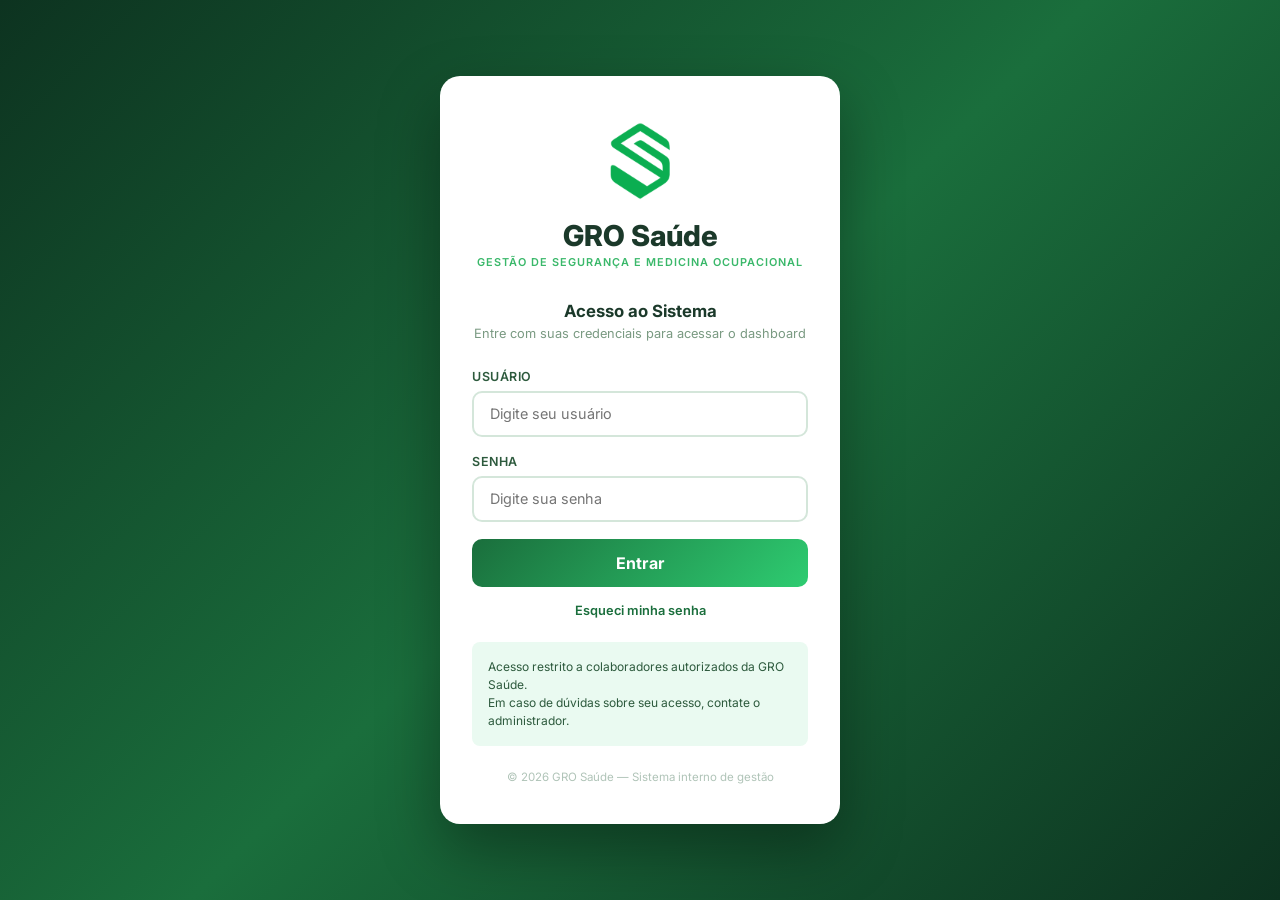
<file: agendamento.html>
<!DOCTYPE html>
<html lang="pt-BR">
<head>
<meta charset="UTF-8"/>
<meta name="viewport" content="width=device-width,initial-scale=1.0"/>
<title>Agendamentos — GRO Saúde</title>
<link rel="icon" type="image/png" href="logo.png"/>
<link rel="preconnect" href="https://fonts.googleapis.com"/>
<link rel="preconnect" href="https://fonts.gstatic.com" crossorigin/>
<link href="https://fonts.googleapis.com/css2?family=Inter:wght@300;400;500;600;700;800&display=swap" rel="stylesheet"/>
<script src="config.js"></script>
<script src="auth.js"></script>
<link rel="stylesheet" href="style.css"/>
<style>
.page-body{max-width:1100px;margin:0 auto;padding:1.5rem}
.page-title{font-size:1.4rem;font-weight:800;color:#1B392A;margin-bottom:.25rem}
.page-sub{font-size:.82rem;color:#7a9a82;margin-bottom:1.5rem}
.form-card{background:white;border-radius:14px;box-shadow:0 2px 12px rgba(0,0,0,.08);border:1px solid #d4e6da;overflow:hidden;margin-bottom:1.5rem}
.form-header{background:linear-gradient(135deg,#1a6e3c,#2ecc71);color:white;padding:1.1rem 1.5rem;display:flex;align-items:center;gap:.75rem}
.form-header svg{width:22px;height:22px;flex-shrink:0}
.form-header-text{font-size:1rem;font-weight:700}
.form-body{padding:1.5rem}
.form-grid{display:grid;grid-template-columns:repeat(auto-fit,minmax(220px,1fr));gap:1rem}
.form-grid-3{display:grid;grid-template-columns:repeat(auto-fit,minmax(180px,1fr));gap:1rem}
.field{display:flex;flex-direction:column;gap:.3rem}
.field label{font-size:.72rem;font-weight:700;color:#2d5a3d;text-transform:uppercase;letter-spacing:.5px}
.field input,.field select,.field textarea{border:1.5px solid #d4e6da;border-radius:8px;padding:.55rem .85rem;font-size:.85rem;font-family:inherit;color:#1B392A;transition:border-color .2s;background:white}
.field input:focus,.field select:focus,.field textarea:focus{outline:none;border-color:#3AB86A}
.field textarea{resize:vertical;min-height:70px}
.field-full{grid-column:1/-1}
.btn-row{display:flex;gap:.75rem;flex-wrap:wrap;margin-top:1.25rem}
.btn-primary{height:42px;padding:0 1.5rem;background:linear-gradient(135deg,#1a6e3c,#2ecc71);border:none;border-radius:8px;color:white;font-size:.88rem;font-weight:700;cursor:pointer;font-family:inherit;transition:opacity .2s}
.btn-primary:hover{opacity:.88}
.btn-secondary{height:42px;padding:0 1.25rem;background:white;border:1.5px solid #d4e6da;border-radius:8px;color:#2d5a3d;font-size:.88rem;font-weight:600;cursor:pointer;font-family:inherit;transition:all .2s}
.btn-secondary:hover{border-color:#3AB86A;color:#1a6e3c}
.btn-danger{height:42px;padding:0 1.25rem;background:white;border:1.5px solid #fca5a5;border-radius:8px;color:#dc2626;font-size:.88rem;font-weight:600;cursor:pointer;font-family:inherit}
.toast{position:fixed;bottom:1.5rem;right:1.5rem;padding:.85rem 1.25rem;border-radius:10px;font-size:.85rem;font-weight:600;color:white;transform:translateY(80px);opacity:0;transition:all .35s;z-index:1000;max-width:340px}
.toast.show{transform:translateY(0);opacity:1}
.toast.success{background:#1a6e3c}
.toast.error{background:#dc2626}
.sync-badge{display:inline-flex;align-items:center;gap:.4rem;padding:.25rem .75rem;border-radius:20px;font-size:.72rem;font-weight:600}
.sync-ok{background:#eafaf1;color:#1a6e3c}
.sync-off{background:#fef9e7;color:#d97706}
.section-divider{border:none;border-top:1px solid #d4e6da;margin:1.25rem 0}
/* Tabela de agendamentos */
.agenda-table-wrap{overflow-x:auto}
#agendaTable{width:100%;border-collapse:collapse;font-size:.82rem}
#agendaTable thead th{background:#1a6e3c;color:white;padding:.6rem 1rem;text-align:left;font-size:.72rem;text-transform:uppercase;letter-spacing:.5px;white-space:nowrap}
#agendaTable tbody tr{border-bottom:1px solid #d4e6da;transition:background .1s}
#agendaTable tbody tr:hover{background:#eafaf1}
#agendaTable tbody td{padding:.55rem 1rem;color:#1B392A}
.status-badge{display:inline-flex;align-items:center;gap:.3rem;padding:.18rem .55rem;border-radius:20px;font-size:.68rem;font-weight:600}
.s-agendado{background:#eafaf1;color:#1a6e3c}
.s-confirmado{background:#dbeafe;color:#1d4ed8}
.s-realizado{background:#f0fdf4;color:#15803d}
.s-cancelado{background:#fef2f2;color:#dc2626}
.btn-icon{background:none;border:none;cursor:pointer;padding:.25rem;border-radius:5px;color:#7a9a82;transition:color .2s}
.btn-icon:hover{color:#1a6e3c}
.empty-state{text-align:center;padding:3rem 1rem;color:#7a9a82}
.empty-state svg{width:48px;height:48px;margin:0 auto 1rem;display:block;opacity:.4}
.filter-row{display:flex;flex-wrap:wrap;gap:.75rem;align-items:flex-end;margin-bottom:1rem}
.filter-row select,.filter-row input{height:35px;padding:0 .75rem;border:1.5px solid #d4e6da;border-radius:8px;font-size:.82rem;font-family:inherit;color:#1B392A;background:white}
.filter-row select:focus,.filter-row input:focus{outline:none;border-color:#3AB86A}
.counter-row{display:flex;gap:1rem;margin-bottom:1rem;flex-wrap:wrap}
.counter-chip{padding:.3rem .85rem;border-radius:20px;font-size:.75rem;font-weight:600}
.chip-total{background:#eafaf1;color:#1a6e3c}
.chip-hj{background:#dbeafe;color:#1d4ed8}
.chip-semana{background:#fef9e7;color:#d97706}
</style>
</head>
<body>

<!-- HEADER -->
<header class="header">
  <div class="header-inner">
    <div class="logo-block">
      <img src="logo.png" alt="GRO Saúde" class="logo-img" />
      <div class="logo-text">
        <span class="logo-main">GRO Saúde</span>
        <span class="logo-sub">Gestão de Segurança e Medicina Ocupacional</span>
      </div>
    </div>
    <div class="header-title">
      <h1>Agendamentos</h1>
      <p id="userGreet">Carregando...</p>
    </div>
    <div class="header-actions" style="display:flex;gap:.75rem;align-items:center">
      <a href="index.html" style="color:white;text-decoration:none;font-size:.82rem;opacity:.85;font-weight:500">← Dashboard</a>
      <button onclick="GRO_AUTH.logout()" style="background:rgba(255,255,255,.15);border:1px solid rgba(255,255,255,.3);color:white;padding:.35rem .85rem;border-radius:8px;font-size:.78rem;cursor:pointer;font-family:inherit">Sair</button>
    </div>
  </div>
</header>

<div class="page-body">

  <!-- FORMULÁRIO DE AGENDAMENTO -->
  <div class="form-card">
    <div class="form-header">
      <svg fill="none" stroke="currentColor" stroke-width="2" viewBox="0 0 24 24"><path d="M8 7V3m8 4V3m-9 8h10M5 21h14a2 2 0 002-2V7a2 2 0 00-2-2H5a2 2 0 00-2 2v12a2 2 0 002 2z"/></svg>
      <span class="form-header-text">Novo Agendamento</span>
      <span id="syncBadge" class="sync-badge sync-off" style="margin-left:auto">Google Sheets não configurado</span>
    </div>
    <div class="form-body">
      <form id="formAgenda" onsubmit="salvarAgendamento(event)">
        <div class="form-grid">
          <div class="field">
            <label>Data do Exame *</label>
            <input type="date" id="fData" required/>
          </div>
          <div class="field">
            <label>Horário *</label>
            <input type="time" id="fHora" required value="08:00"/>
          </div>
          <div class="field">
            <label>Status</label>
            <select id="fStatus">
              <option value="Agendado">Agendado</option>
              <option value="Confirmado">Confirmado</option>
              <option value="Realizado">Realizado</option>
              <option value="Cancelado">Cancelado</option>
            </select>
          </div>
        </div>

        <hr class="section-divider"/>

        <div class="form-grid">
          <div class="field">
            <label>Paciente / Colaborador *</label>
            <input type="text" id="fPaciente" placeholder="Nome completo" required/>
          </div>
          <div class="field">
            <label>CPF</label>
            <input type="text" id="fCpf" placeholder="000.000.000-00" maxlength="14"/>
          </div>
          <div class="field">
            <label>Empresa *</label>
            <input type="text" id="fEmpresa" list="empresasList" placeholder="Nome da empresa" required/>
            <datalist id="empresasList"></datalist>
          </div>
        </div>

        <hr class="section-divider"/>

        <div class="form-grid">
          <div class="field">
            <label>Tipo de Exame *</label>
            <select id="fTipo" required onchange="atualizarDescricoes()">
              <option value="">Selecione...</option>
              <option value="ASO Admissional">ASO Admissional</option>
              <option value="ASO Periódico">ASO Periódico</option>
              <option value="ASO Demissional">ASO Demissional</option>
              <option value="ASO Retorno">ASO Retorno ao Trabalho</option>
              <option value="ASO Mudança de Função">ASO Mudança de Função</option>
              <option value="Consulta Médica">Consulta Médica</option>
              <option value="Coleta Laboratorial">Coleta Laboratorial</option>
            </select>
          </div>
          <div class="field">
            <label>Procedimentos / Exames *</label>
            <select id="fDescricao" required>
              <option value="">Selecione o tipo primeiro</option>
            </select>
          </div>
          <div class="field">
            <label>Médico Responsável</label>
            <input type="text" id="fMedico" placeholder="Nome do médico"/>
          </div>
        </div>

        <div class="form-grid" style="margin-top:.75rem">
          <div class="field field-full">
            <label>Observações</label>
            <textarea id="fObs" placeholder="Informações adicionais, restrições, retorno etc."></textarea>
          </div>
        </div>

        <div class="btn-row">
          <button type="submit" class="btn-primary" id="btnSalvar">
            Salvar Agendamento
          </button>
          <button type="button" class="btn-secondary" onclick="limparForm()">Limpar</button>
        </div>
      </form>
    </div>
  </div>

  <!-- LISTA DE AGENDAMENTOS -->
  <div class="form-card">
    <div class="form-header">
      <svg fill="none" stroke="currentColor" stroke-width="2" viewBox="0 0 24 24"><path d="M9 5H7a2 2 0 00-2 2v12a2 2 0 002 2h10a2 2 0 002-2V7a2 2 0 00-2-2h-2M9 5a2 2 0 002 2h2a2 2 0 002-2M9 5a2 2 0 012-2h2a2 2 0 012 2"/></svg>
      <span class="form-header-text">Agendamentos Registrados</span>
      <button onclick="carregarAgendamentos()" title="Atualizar da planilha" style="margin-left:auto;background:rgba(255,255,255,.2);border:1px solid rgba(255,255,255,.4);color:white;padding:.25rem .7rem;border-radius:6px;font-size:.75rem;cursor:pointer;font-family:inherit">⟳ Atualizar</button>
    </div>
    <div class="form-body">
      <div class="counter-row">
        <span class="counter-chip chip-total" id="cTotal">Total: —</span>
        <span class="counter-chip chip-hj" id="cHoje">Hoje: —</span>
        <span class="counter-chip chip-semana" id="cSemana">Esta semana: —</span>
      </div>
      <div class="filter-row">
        <div>
          <label style="display:block;font-size:.68rem;font-weight:700;color:#2d5a3d;text-transform:uppercase;letter-spacing:.4px;margin-bottom:.2rem">Filtrar por data</label>
          <input type="date" id="filtroData"/>
        </div>
        <div>
          <label style="display:block;font-size:.68rem;font-weight:700;color:#2d5a3d;text-transform:uppercase;letter-spacing:.4px;margin-bottom:.2rem">Status</label>
          <select id="filtroStatus">
            <option value="">Todos</option>
            <option value="Agendado">Agendado</option>
            <option value="Confirmado">Confirmado</option>
            <option value="Realizado">Realizado</option>
            <option value="Cancelado">Cancelado</option>
          </select>
        </div>
        <div>
          <label style="display:block;font-size:.68rem;font-weight:700;color:#2d5a3d;text-transform:uppercase;letter-spacing:.4px;margin-bottom:.2rem">Empresa</label>
          <input type="text" id="filtroEmpresa" placeholder="Filtrar empresa..." style="min-width:160px"/>
        </div>
        <button onclick="aplicarFiltros()" class="btn-secondary" style="height:35px;align-self:flex-end">Filtrar</button>
        <button onclick="limparFiltros()" class="btn-secondary" style="height:35px;align-self:flex-end">Limpar</button>
      </div>
      <div class="agenda-table-wrap">
        <table id="agendaTable">
          <thead>
            <tr>
              <th>Data / Hora</th>
              <th>Paciente</th>
              <th>Empresa</th>
              <th>Tipo</th>
              <th>Procedimento</th>
              <th>Médico</th>
              <th>Status</th>
              <th>Ações</th>
            </tr>
          </thead>
          <tbody id="agendaBody"></tbody>
        </table>
      </div>
      <div id="emptyState" class="empty-state" style="display:none">
        <svg fill="none" stroke="#3AB86A" stroke-width="1.5" viewBox="0 0 24 24"><path d="M8 7V3m8 4V3m-9 8h10M5 21h14a2 2 0 002-2V7a2 2 0 00-2-2H5a2 2 0 00-2 2v12a2 2 0 002 2z"/></svg>
        <p style="font-weight:600">Nenhum agendamento encontrado</p>
        <p style="font-size:.78rem;margin-top:.25rem">Use o formulário acima para registrar um novo agendamento.</p>
      </div>
    </div>
  </div>

</div><!-- /page-body -->

<div id="toast" class="toast"></div>

<script>
// ---- MAPEAMENTO TIPO → PROCEDIMENTOS ----
const PROC_MAP = {
  'ASO Admissional':    ['Audiometria','Acuidade Visual','Espirometria','Hemograma Completo','Glicemia em Jejum','Colesterol Total','Raio-X de Tórax','Eletrocardiograma','Triglicerídeos'],
  'ASO Periódico':      ['Audiometria','Acuidade Visual','Espirometria','Hemograma Completo','Glicemia em Jejum','Colesterol Total','Raio-X de Tórax','Eletrocardiograma','Triglicerídeos'],
  'ASO Demissional':    ['Audiometria','Acuidade Visual','Espirometria','Hemograma Completo','Glicemia em Jejum'],
  'ASO Retorno':        ['Audiometria','Acuidade Visual','Avaliação Clínica'],
  'ASO Mudança de Função':['Audiometria','Acuidade Visual','Espirometria','Hemograma Completo'],
  'Consulta Médica':    ['Consulta Clínica Geral','Consulta de Retorno','Avaliação Médica'],
  'Coleta Laboratorial':['Hemograma Completo','Glicemia em Jejum','Colesterol Total','Triglicerídeos','Ureia e Creatinina','TGO e TGP','HBsAg (Hepatite B)','Anti-HCV','VDRL','TSH'],
};

const TIPO_CORES = {'ASO Admissional':'#1a6e3c','ASO Periódico':'#27ae60','ASO Demissional':'#e74c3c','ASO Retorno':'#e67e22','ASO Mudança de Função':'#9b59b6','Consulta Médica':'#2980b9','Coleta Laboratorial':'#16a085'};

let todosAgendamentos = [];

// ---- INIT ----
document.addEventListener('DOMContentLoaded', () => {
  const user = GRO_AUTH.requireLogin();
  if (!user) return;
  document.getElementById('userGreet').textContent = `Usuário: ${user.name}`;

  // Data padrão = hoje
  document.getElementById('fData').value = new Date().toISOString().split('T')[0];

  // Popula datalist de empresas
  const dl = document.getElementById('empresasList');
  const empresas = [...new Set(GRO_EXAMES.map(r => r.empresa))].sort();
  empresas.forEach(e => { const o = document.createElement('option'); o.value = e; dl.appendChild(o); });

  verificarSheetsConfig();
  carregarAgendamentos();
});

function verificarSheetsConfig() {
  const badge = document.getElementById('syncBadge');
  if (GRO_CONFIG.SHEETS_URL) {
    badge.className = 'sync-badge sync-ok';
    badge.textContent = '⟳ Google Sheets conectado';
  }
}

function atualizarDescricoes() {
  const tipo = document.getElementById('fTipo').value;
  const sel  = document.getElementById('fDescricao');
  sel.innerHTML = '<option value="">Selecione...</option>';
  (PROC_MAP[tipo] || []).forEach(p => {
    const o = document.createElement('option'); o.value = p; o.textContent = p; sel.appendChild(o);
  });
}

// ---- SALVAR ----
async function salvarAgendamento(e) {
  e.preventDefault();
  const btn = document.getElementById('btnSalvar');
  btn.textContent = 'Salvando...'; btn.disabled = true;

  const registro = {
    id:       Date.now().toString(),
    data:     document.getElementById('fData').value,
    hora:     document.getElementById('fHora').value,
    paciente: document.getElementById('fPaciente').value.trim(),
    cpf:      document.getElementById('fCpf').value.trim(),
    empresa:  document.getElementById('fEmpresa').value.trim(),
    tipo:     document.getElementById('fTipo').value,
    descricao:document.getElementById('fDescricao').value,
    medico:   document.getElementById('fMedico').value.trim(),
    obs:      document.getElementById('fObs').value.trim(),
    status:   document.getElementById('fStatus').value,
    criadoEm: new Date().toISOString(),
  };

  // Salva local
  salvarLocal(registro);

  // Tenta salvar no Sheets
  if (GRO_CONFIG.SHEETS_URL) {
    try {
      await fetch(GRO_CONFIG.SHEETS_URL, {
        method: 'POST',
        mode:   'no-cors',
        headers: { 'Content-Type': 'application/json' },
        body: JSON.stringify({ action: 'insert', data: registro })
      });
      mostrarToast('Salvo localmente e enviado ao Google Sheets!', 'success');
    } catch {
      mostrarToast('Salvo localmente. Sheets indisponível no momento.', 'success');
    }
  } else {
    mostrarToast('Agendamento salvo localmente!', 'success');
  }

  limparForm();
  carregarAgendamentos();
  btn.textContent = 'Salvar Agendamento'; btn.disabled = false;
}

// ---- STORAGE LOCAL ----
function salvarLocal(r) {
  const lista = getLocal();
  lista.unshift(r);
  localStorage.setItem('gro_agendamentos', JSON.stringify(lista));
}

function getLocal() {
  try { return JSON.parse(localStorage.getItem('gro_agendamentos')) || []; } catch { return []; }
}

// ---- CARREGAR ----
async function carregarAgendamentos() {
  let lista = getLocal();

  if (GRO_CONFIG.SHEETS_URL) {
    try {
      const r = await fetch(GRO_CONFIG.SHEETS_URL + '?action=list');
      const d = await r.json();
      if (d && Array.isArray(d.data)) {
        // Mescla: Sheets tem prioridade para IDs que existem lá
        const sheetsIds = new Set(d.data.map(x => x.id));
        const localOnly = lista.filter(x => !sheetsIds.has(x.id));
        lista = [...d.data, ...localOnly];
        localStorage.setItem('gro_agendamentos', JSON.stringify(lista));
      }
    } catch { /* Usa local */ }
  }

  todosAgendamentos = lista.sort((a,b) => (a.data+a.hora) < (b.data+b.hora) ? 1 : -1);
  atualizarContadores();
  renderizarTabela(todosAgendamentos);
}

// ---- FILTROS ----
function aplicarFiltros() {
  const data    = document.getElementById('filtroData').value;
  const status  = document.getElementById('filtroStatus').value;
  const empresa = document.getElementById('filtroEmpresa').value.toLowerCase();
  let lista = todosAgendamentos;
  if (data)    lista = lista.filter(r => r.data === data);
  if (status)  lista = lista.filter(r => r.status === status);
  if (empresa) lista = lista.filter(r => r.empresa.toLowerCase().includes(empresa));
  renderizarTabela(lista);
}

function limparFiltros() {
  document.getElementById('filtroData').value = '';
  document.getElementById('filtroStatus').value = '';
  document.getElementById('filtroEmpresa').value = '';
  renderizarTabela(todosAgendamentos);
}

// ---- CONTADORES ----
function atualizarContadores() {
  const hoje = new Date().toISOString().split('T')[0];
  const semIni = getSemanaIni();
  document.getElementById('cTotal').textContent  = `Total: ${todosAgendamentos.length}`;
  document.getElementById('cHoje').textContent   = `Hoje: ${todosAgendamentos.filter(r=>r.data===hoje).length}`;
  document.getElementById('cSemana').textContent = `Esta semana: ${todosAgendamentos.filter(r=>r.data>=semIni&&r.data<=hoje).length}`;
}

function getSemanaIni() {
  const d = new Date(); d.setDate(d.getDate() - d.getDay() + 1);
  return d.toISOString().split('T')[0];
}

// ---- RENDERIZAR TABELA ----
function renderizarTabela(lista) {
  const tbody = document.getElementById('agendaBody');
  const empty = document.getElementById('emptyState');
  const table = document.getElementById('agendaTable');
  tbody.innerHTML = '';
  if (!lista.length) {
    table.style.display = 'none'; empty.style.display = 'block'; return;
  }
  table.style.display = 'table'; empty.style.display = 'none';
  lista.forEach(r => {
    const cor    = TIPO_CORES[r.tipo] || '#999';
    const dataFmt= new Date(r.data+'T12:00').toLocaleDateString('pt-BR');
    const sCls   = {'Agendado':'s-agendado','Confirmado':'s-confirmado','Realizado':'s-realizado','Cancelado':'s-cancelado'}[r.status]||'s-agendado';
    const tr = document.createElement('tr');
    tr.innerHTML = `
      <td><strong>${dataFmt}</strong><br><small style="color:#7a9a82">${r.hora||''}</small></td>
      <td>${r.paciente}<br><small style="color:#7a9a82;font-size:.7rem">${r.cpf||''}</small></td>
      <td style="font-size:.78rem">${r.empresa}</td>
      <td><span style="background:${cor};color:white;padding:.15rem .5rem;border-radius:5px;font-size:.68rem;font-weight:700;white-space:nowrap">${r.tipo}</span></td>
      <td style="font-size:.78rem">${r.descricao}</td>
      <td style="font-size:.78rem;color:#7a9a82">${r.medico||'—'}</td>
      <td><span class="status-badge ${sCls}">${r.status}</span></td>
      <td style="white-space:nowrap">
        <button class="btn-icon" onclick="editarStatus('${r.id}')" title="Alterar status">✏️</button>
        <button class="btn-icon" onclick="excluirAgendamento('${r.id}')" title="Excluir">🗑️</button>
      </td>`;
    tbody.appendChild(tr);
  });
}

// ---- AÇÕES ----
function editarStatus(id) {
  const novo = prompt('Novo status:\n1 - Agendado\n2 - Confirmado\n3 - Realizado\n4 - Cancelado');
  const map  = {'1':'Agendado','2':'Confirmado','3':'Realizado','4':'Cancelado'};
  if (!map[novo]) return;
  const lista = getLocal().map(r => r.id===id ? {...r, status:map[novo]} : r);
  localStorage.setItem('gro_agendamentos', JSON.stringify(lista));
  if (GRO_CONFIG.SHEETS_URL) {
    fetch(GRO_CONFIG.SHEETS_URL, { method:'POST', mode:'no-cors', headers:{'Content-Type':'application/json'}, body:JSON.stringify({action:'update', id, status:map[novo]}) });
  }
  mostrarToast('Status atualizado!', 'success');
  carregarAgendamentos();
}

function excluirAgendamento(id) {
  if (!confirm('Excluir este agendamento?')) return;
  const lista = getLocal().filter(r => r.id !== id);
  localStorage.setItem('gro_agendamentos', JSON.stringify(lista));
  if (GRO_CONFIG.SHEETS_URL) {
    fetch(GRO_CONFIG.SHEETS_URL, { method:'POST', mode:'no-cors', headers:{'Content-Type':'application/json'}, body:JSON.stringify({action:'delete', id}) });
  }
  mostrarToast('Agendamento removido.', 'success');
  carregarAgendamentos();
}

function limparForm() {
  document.getElementById('formAgenda').reset();
  document.getElementById('fData').value = new Date().toISOString().split('T')[0];
  document.getElementById('fHora').value = '08:00';
  document.getElementById('fDescricao').innerHTML = '<option value="">Selecione o tipo primeiro</option>';
}

function mostrarToast(msg, tipo) {
  const t = document.getElementById('toast');
  t.textContent = msg;
  t.className = `toast ${tipo} show`;
  setTimeout(() => { t.className = `toast ${tipo}`; }, 3500);
}
</script>
</body>
</html>
</file>
<file: style.css>
/* ============================================================
   GRO Saúde — Dashboard de Gestão de Exames
   Identidade Visual oficial: verde #3AB86A + verde escuro #1B392A
   ============================================================ */

:root {
  /* Cores GRO Saúde */
  --gro-green-brand:  #3AB86A;   /* verde do ícone/logo */
  --gro-green-dark:   #1B392A;   /* verde escuro do texto "GRO SAÚDE" */
  --gro-green:        #1a6e3c;   /* verde header/botões */
  --gro-green-mid:    #238a4c;
  --gro-green-light:  #2ecc71;
  --gro-green-pale:   #d5f5e3;
  --gro-green-ghost:  #eafaf1;

  --gro-blue:    #2980b9;
  --gro-purple:  #8e44ad;
  --gro-orange:  #e67e22;
  --gro-red:     #e74c3c;
  --gro-teal:    #1abc9c;
  --gro-yellow:  #f39c12;

  --bg:        #f0f4f1;
  --bg-card:   #ffffff;
  --text-primary:   #1B392A;
  --text-secondary: #4a6352;
  --text-muted:     #7f9e8a;
  --border:    #d4e6da;
  --shadow-sm: 0 1px 4px rgba(0,0,0,.07);
  --shadow-md: 0 4px 16px rgba(0,0,0,.10);
  --radius:    12px;
  --radius-sm: 8px;
}

*, *::before, *::after { box-sizing: border-box; margin: 0; padding: 0; }
html { font-size: 15px; scroll-behavior: smooth; }
body { font-family: 'Inter', system-ui, sans-serif; background: var(--bg); color: var(--text-primary); line-height: 1.6; min-height: 100vh; }

/* ===================== HEADER ===================== */
.header {
  background: linear-gradient(135deg, var(--gro-green-dark) 0%, #1a6e3c 55%, #238a4c 100%);
  color: white;
  box-shadow: 0 4px 20px rgba(27,57,42,.45);
  position: sticky; top: 0; z-index: 100;
}
.header-inner {
  max-width: 1440px; margin: 0 auto;
  padding: .9rem 1.5rem;
  display: flex; align-items: center; gap: 1.25rem; flex-wrap: wrap;
}
.logo-block { display: flex; align-items: center; gap: .75rem; flex-shrink: 0; }
.logo-img { height: 50px; width: auto; flex-shrink: 0; background: #fff; border-radius: 11px; padding: 5px 7px; box-shadow: 0 2px 8px rgba(0,0,0,.15); }
.logo-text { display: flex; flex-direction: column; }
.logo-main { font-size: 1.2rem; font-weight: 800; letter-spacing: -.3px; color: white; }
.logo-sub  { font-size: .62rem; font-weight: 400; color: rgba(255,255,255,.7); text-transform: uppercase; letter-spacing: .8px; }
.header-title { flex: 1; min-width: 0; }
.header-title h1 { font-size: 1.2rem; font-weight: 700; color: white; white-space: nowrap; overflow: hidden; text-overflow: ellipsis; }
.header-title p  { font-size: .78rem; color: rgba(255,255,255,.72); margin-top: .1rem; }
.header-actions  { display: flex; align-items: center; gap: .75rem; margin-left: auto; flex-shrink: 0; }

.btn-agenda {
  display: inline-flex; align-items: center; gap: .4rem;
  padding: .38rem .9rem;
  background: rgba(255,255,255,.18);
  border: 1.5px solid rgba(255,255,255,.45);
  color: white; border-radius: 8px;
  font-size: .8rem; font-weight: 600;
  text-decoration: none;
  transition: background .2s;
}
.btn-agenda:hover { background: rgba(255,255,255,.28); }

.user-pill {
  display: flex; align-items: center; gap: .5rem;
  background: rgba(255,255,255,.12);
  border: 1px solid rgba(255,255,255,.25);
  border-radius: 20px;
  padding: .28rem .75rem .28rem .85rem;
  font-size: .78rem; color: white; font-weight: 500;
}
.btn-logout {
  background: none; border: none; color: rgba(255,255,255,.8);
  cursor: pointer; font-size: .9rem; padding: 0 .1rem; line-height: 1;
}
.btn-logout:hover { color: white; }

.last-update { display: flex; flex-direction: column; align-items: flex-end; }
.update-label { font-size: .62rem; text-transform: uppercase; letter-spacing: .7px; color: rgba(255,255,255,.55); }
.update-date  { font-size: .82rem; font-weight: 600; color: white; }

/* ===================== FILTERS ===================== */
.filters-bar { background: white; border-bottom: 1px solid var(--border); box-shadow: var(--shadow-sm); }
.filters-inner {
  max-width: 1440px; margin: 0 auto;
  padding: .7rem 1.5rem;
  display: flex; flex-wrap: wrap; gap: .65rem; align-items: flex-end;
}
.filter-group { display: flex; flex-direction: column; gap: .2rem; }
.filter-group label { font-size: .68rem; font-weight: 700; color: var(--text-secondary); text-transform: uppercase; letter-spacing: .6px; }
.filter-group select {
  height: 34px; padding: 0 .7rem;
  border: 1.5px solid var(--border); border-radius: var(--radius-sm);
  font-size: .82rem; color: var(--text-primary); background: white;
  cursor: pointer; min-width: 125px; font-family: inherit; transition: border-color .2s;
}
.filter-group select:focus { outline: none; border-color: var(--gro-green-brand); }
.btn-reset {
  height: 34px; padding: 0 .9rem;
  background: transparent; border: 1.5px solid var(--gro-green);
  color: var(--gro-green); border-radius: var(--radius-sm);
  font-size: .78rem; font-weight: 600; cursor: pointer; font-family: inherit; transition: all .2s;
}
.btn-reset:hover { background: var(--gro-green); color: white; }

/* ===================== KPI SECTION ===================== */
.kpi-section { max-width: 1440px; margin: 1.25rem auto 0; padding: 0 1.5rem; }
.kpi-grid { display: grid; grid-template-columns: repeat(auto-fit, minmax(195px,1fr)); gap: .9rem; }
.kpi-card {
  background: white; border-radius: var(--radius);
  padding: 1.15rem; display: flex; align-items: center; gap: .9rem;
  box-shadow: var(--shadow-sm); border: 1px solid var(--border);
  transition: transform .2s, box-shadow .2s; position: relative; overflow: hidden;
}
.kpi-card::before {
  content: ''; position: absolute; top: 0; left: 0; right: 0; height: 3px;
  border-radius: var(--radius) var(--radius) 0 0;
}
.kpi-card:hover { transform: translateY(-2px); box-shadow: var(--shadow-md); }
.kpi-primary::before { background: var(--gro-green-brand); }
.kpi-success::before { background: var(--gro-green-light); }
.kpi-warning::before { background: var(--gro-yellow); }
.kpi-info::before    { background: var(--gro-blue); }
.kpi-purple::before  { background: var(--gro-purple); }
.kpi-teal::before    { background: var(--gro-teal); }

.kpi-icon { width: 42px; height: 42px; border-radius: 10px; display: flex; align-items: center; justify-content: center; flex-shrink: 0; }
.kpi-icon svg { width: 20px; height: 20px; }
.kpi-primary .kpi-icon { background: var(--gro-green-ghost); color: var(--gro-green-brand); }
.kpi-success .kpi-icon { background: #eafaf1; color: #27ae60; }
.kpi-warning .kpi-icon { background: #fef9e7; color: var(--gro-yellow); }
.kpi-info .kpi-icon    { background: #ebf5fb; color: var(--gro-blue); }
.kpi-purple .kpi-icon  { background: #f5eef8; color: var(--gro-purple); }
.kpi-teal .kpi-icon    { background: #e8f8f5; color: var(--gro-teal); }

.kpi-content { display: flex; flex-direction: column; }
.kpi-label   { font-size: .7rem; font-weight: 700; text-transform: uppercase; letter-spacing: .5px; color: var(--text-secondary); }
.kpi-value   { font-size: 1.75rem; font-weight: 800; color: var(--text-primary); line-height: 1.1; }
.kpi-sub     { font-size: .7rem; color: var(--text-muted); }
.kpi-trend   { font-size: .7rem; font-weight: 600; }

/* ===================== CHARTS SECTION ===================== */
.charts-section { max-width: 1440px; margin: 1.1rem auto 0; padding: 0 1.5rem; }
.charts-grid-1  { display: grid; grid-template-columns: 1fr; gap: 1.1rem; }
.charts-grid-2  { display: grid; grid-template-columns: 1fr 1fr; gap: 1.1rem; }
.charts-grid-3  { display: grid; grid-template-columns: 1fr 2fr; gap: 1.1rem; }
.chart-card { background: white; border-radius: var(--radius); box-shadow: var(--shadow-sm); border: 1px solid var(--border); overflow: hidden; }
.chart-header { padding: 1rem 1.25rem .7rem; display: flex; align-items: flex-start; justify-content: space-between; border-bottom: 1px solid var(--border); }
.chart-title { font-size: .93rem; font-weight: 700; color: var(--text-primary); }
.chart-desc  { font-size: .73rem; color: var(--text-muted); margin-top: .12rem; }
.chart-body  { padding: .85rem 1.1rem 1.1rem; height: 270px; position: relative; }
.chart-body canvas { max-height: 100%; }
.chart-body-donut { height: 295px; display: flex; align-items: center; justify-content: center; }
.chart-body-tall  { height: 320px; }
.chart-badge { font-size: .68rem; font-weight: 600; padding: .18rem .55rem; border-radius: 20px; white-space: nowrap; }
.badge-green { background: var(--gro-green-ghost); color: var(--gro-green); }
.badge-blue  { background: #ebf5fb; color: var(--gro-blue); }

/* ===================== COMPARATIVO PERSONALIZADO ===================== */
.comp-body { padding: 1.1rem 1.25rem 1.4rem; }
.comp-controls {
  display: flex; flex-wrap: wrap; gap: .75rem; align-items: flex-end;
  padding-bottom: 1.1rem; margin-bottom: 1.1rem; border-bottom: 1px solid var(--border);
}
.comp-field { display: flex; flex-direction: column; gap: .25rem; }
.comp-field label { font-size: .68rem; font-weight: 700; color: var(--text-secondary); text-transform: uppercase; letter-spacing: .5px; }
.comp-field select {
  height: 38px; padding: 0 .75rem; border: 1.5px solid var(--border); border-radius: var(--radius-sm);
  font-size: .85rem; color: var(--text-primary); background: white; cursor: pointer; min-width: 150px; font-family: inherit;
}
.comp-field select:focus { outline: none; border-color: var(--gro-green-brand); }
.comp-vs { font-size: 1.3rem; font-weight: 800; color: var(--gro-green-brand); padding-bottom: .4rem; }

.comp-results { display: grid; grid-template-columns: repeat(auto-fit, minmax(180px,1fr)); gap: .9rem; margin-bottom: 1.3rem; }
.comp-card {
  border-radius: var(--radius); padding: 1.1rem 1.25rem; display: flex; flex-direction: column; gap: .15rem;
  border: 1px solid var(--border); position: relative; overflow: hidden;
}
.comp-card::before { content:''; position:absolute; top:0; left:0; width:4px; height:100%; }
.comp-card-a    { background: #f0f9f4; } .comp-card-a::before    { background: var(--gro-green); }
.comp-card-b    { background: #eef6fd; } .comp-card-b::before    { background: var(--gro-blue); }
.comp-card-diff { background: #faf6fd; } .comp-card-diff::before { background: var(--gro-purple); }
.comp-card-pct  { background: #fffaf0; } .comp-card-pct::before  { background: var(--gro-orange); }
.comp-card-label { font-size: .72rem; font-weight: 700; text-transform: uppercase; letter-spacing: .4px; color: var(--text-secondary);
  white-space: nowrap; overflow: hidden; text-overflow: ellipsis; }
.comp-card-value { font-size: 1.85rem; font-weight: 800; color: var(--text-primary); line-height: 1.1; }
.comp-card-sub   { font-size: .72rem; color: var(--text-muted); }
.comp-card-value.up   { color: #1a9e4b; }
.comp-card-value.down { color: #e74c3c; }

.comp-chart-row { display: grid; grid-template-columns: 1.4fr 1fr; gap: 1.25rem; align-items: stretch; }
.comp-chart-box { height: 260px; position: relative; }
.comp-detail { font-size: .82rem; color: var(--text-secondary); display: flex; flex-direction: column; gap: .5rem; justify-content: center; }
.comp-detail .cd-row { display: flex; justify-content: space-between; padding: .5rem .75rem; background: var(--bg); border-radius: 8px; }
.comp-detail .cd-row strong { color: var(--text-primary); }
.comp-detail .cd-title { font-weight: 700; color: var(--text-primary); font-size: .85rem; margin-bottom: .2rem; }
@media (max-width: 768px) { .comp-chart-row { grid-template-columns: 1fr; } }

/* ===================== COMPARATIVO DE PROCEDIMENTOS ===================== */
.proc-controls { display: flex; flex-wrap: wrap; gap: .75rem; align-items: flex-end; padding-bottom: 1rem; margin-bottom: 1rem; border-bottom: 1px solid var(--border); }
.proc-layout { display: grid; grid-template-columns: 1.3fr 1fr; gap: 1.25rem; align-items: start; }
.proc-chart-box { height: 360px; position: relative; }
.proc-table-wrap { overflow-x: auto; max-height: 380px; overflow-y: auto; border: 1px solid var(--border); border-radius: var(--radius-sm); }
#procTable { width: 100%; border-collapse: collapse; font-size: .8rem; }
#procTable thead th { background: var(--gro-green-dark); color: #fff; padding: .55rem .7rem; text-align: left; font-size: .68rem; text-transform: uppercase; letter-spacing: .4px; position: sticky; top: 0; }
#procTable thead th:not(:first-child) { text-align: right; }
#procTable tbody tr { border-bottom: 1px solid var(--border); }
#procTable tbody tr:hover { background: var(--gro-green-ghost); }
#procTable tbody td { padding: .5rem .7rem; }
#procTable tbody td:not(:first-child) { text-align: right; font-variant-numeric: tabular-nums; }
#procTable .proc-name { font-weight: 600; color: var(--text-primary); display: flex; align-items: center; gap: .45rem; }
#procTable .proc-dot { width: 9px; height: 9px; border-radius: 3px; flex-shrink: 0; }
#procTable .proc-pct { font-weight: 700; color: var(--gro-green); }
#procTable tfoot td { padding: .5rem .7rem; font-weight: 700; border-top: 2px solid var(--border); background: var(--bg); }
@media (max-width: 900px) { .proc-layout { grid-template-columns: 1fr; } }

/* ===================== TABLE SECTION ===================== */
.table-section { max-width: 1440px; margin: 1.1rem auto 1.5rem; padding: 0 1.5rem; }
.table-card { background: white; border-radius: var(--radius); box-shadow: var(--shadow-sm); border: 1px solid var(--border); overflow: hidden; }
.table-header { padding: 1rem 1.25rem .7rem; display: flex; align-items: flex-start; justify-content: space-between; border-bottom: 1px solid var(--border); flex-wrap: wrap; gap: .65rem; }
.table-controls { display: flex; align-items: center; gap: .65rem; flex-wrap: wrap; }
.search-input { height: 33px; padding: 0 .75rem; border: 1.5px solid var(--border); border-radius: var(--radius-sm); font-size: .82rem; color: var(--text-primary); min-width: 250px; font-family: inherit; transition: border-color .2s; }
.search-input:focus { outline: none; border-color: var(--gro-green-brand); }
.table-count { font-size: .73rem; font-weight: 600; color: var(--text-secondary); white-space: nowrap; }
.table-wrapper { overflow-x: auto; }
table { width: 100%; border-collapse: collapse; font-size: .82rem; }
thead th { background: var(--gro-green-dark); color: white; padding: .62rem 1rem; text-align: left; font-weight: 700; font-size: .7rem; text-transform: uppercase; letter-spacing: .5px; cursor: pointer; user-select: none; white-space: nowrap; }
thead th:hover { background: var(--gro-green); }
.sort-icon { opacity: .5; margin-left: .2rem; }
tbody tr { border-bottom: 1px solid var(--border); transition: background .1s; }
tbody tr:last-child { border-bottom: none; }
tbody tr:hover { background: var(--gro-green-ghost); }
tbody td { padding: .58rem 1rem; color: var(--text-primary); }
.status-badge { display: inline-flex; align-items: center; gap: .3rem; padding: .18rem .5rem; border-radius: 20px; font-size: .68rem; font-weight: 600; white-space: nowrap; }
.status-realizado { background: var(--gro-green-ghost); color: var(--gro-green); }
.status-agendado  { background: #fef9e7; color: var(--gro-yellow); }
.status-dot { width: 6px; height: 6px; border-radius: 50%; background: currentColor; }
.tipo-badge { display: inline-block; padding: .14rem .5rem; border-radius: 6px; font-size: .67rem; font-weight: 700; color: white; }
.table-pagination { padding: .7rem 1.25rem; display: flex; align-items: center; justify-content: space-between; border-top: 1px solid var(--border); font-size: .78rem; color: var(--text-secondary); }
.table-pagination button { padding: .32rem .85rem; border: 1.5px solid var(--border); border-radius: var(--radius-sm); background: white; color: var(--text-primary); cursor: pointer; font-size: .78rem; font-family: inherit; font-weight: 500; transition: all .2s; }
.table-pagination button:hover:not(:disabled) { border-color: var(--gro-green-brand); color: var(--gro-green); }
.table-pagination button:disabled { opacity: .4; cursor: not-allowed; }

/* ===================== FOOTER ===================== */
.footer { background: var(--gro-green-dark); color: rgba(255,255,255,.6); padding: 1.1rem 1.5rem; margin-top: 2rem; }
.footer-inner { max-width: 1440px; margin: 0 auto; display: flex; flex-wrap: wrap; gap: .5rem; justify-content: space-between; font-size: .73rem; }
.footer-hint { font-style: italic; }
.footer-hint code { background: rgba(255,255,255,.12); padding: .1rem .3rem; border-radius: 4px; }

/* ===================== RESPONSIVE ===================== */
@media (max-width: 1024px) { .charts-grid-2, .charts-grid-3 { grid-template-columns: 1fr; } }
@media (max-width: 768px)  { .header-inner { padding: .7rem 1rem; } .kpi-grid { grid-template-columns: repeat(2,1fr); } .kpi-section,.charts-section,.table-section { padding: 0 1rem; } }
@media (max-width: 480px)  { .kpi-grid { grid-template-columns: 1fr; } }
</file>
<file: sistema.css>
/* ============================================================
   sistema.css — Sistema de Gestão GRO Saúde
   ============================================================ */
.sys-body { background: #eef2ef; }

/* ---------- TOPBAR + NAV ---------- */
.gro-topbar { background: linear-gradient(135deg,#1B392A 0%,#1a6e3c 60%,#238a4c 100%); color:#fff; box-shadow:0 4px 18px rgba(27,57,42,.4); position:sticky; top:0; z-index:200; }
.gro-topbar-inner { max-width:1440px; margin:0 auto; padding:.7rem 1.5rem; display:flex; align-items:center; justify-content:space-between; gap:1rem; }
.gro-brand { display:flex; align-items:center; gap:.7rem; }
.gro-logo { height:46px; width:auto; background:#fff; border-radius:10px; padding:5px 7px; box-shadow:0 2px 8px rgba(0,0,0,.15); }
.gro-brand-text { display:flex; flex-direction:column; }
.gro-brand-name { font-size:1.15rem; font-weight:800; }
.gro-brand-sub { font-size:.64rem; text-transform:uppercase; letter-spacing:.8px; color:rgba(255,255,255,.72); }
.gro-user { display:flex; align-items:center; gap:.75rem; }
.gro-user-name { font-size:.82rem; font-weight:500; }
.gro-logout { background:rgba(255,255,255,.15); border:1px solid rgba(255,255,255,.3); color:#fff; padding:.35rem .9rem; border-radius:8px; font-size:.78rem; cursor:pointer; font-family:inherit; }
.gro-logout:hover { background:rgba(255,255,255,.25); }
.gro-nav { max-width:1440px; margin:0 auto; padding:0 1rem; display:flex; gap:.25rem; overflow-x:auto; }
.gro-nav-item { display:flex; align-items:center; gap:.45rem; padding:.7rem 1rem; color:rgba(255,255,255,.8); text-decoration:none; font-size:.85rem; font-weight:600; border-bottom:3px solid transparent; white-space:nowrap; transition:all .15s; }
.gro-nav-item svg { width:17px; height:17px; }
.gro-nav-item:hover { color:#fff; background:rgba(255,255,255,.08); }
.gro-nav-item.active { color:#fff; border-bottom-color:#2EB45D; background:rgba(255,255,255,.12); }

.sys-main { max-width:1440px; margin:1.25rem auto; padding:0 1.5rem; }

/* ---------- BARRA DE TÍTULO (dashboard) ---------- */
.dash-titlebar { background:#fff; border-bottom:1px solid var(--border); }
.dash-titlebar-inner { max-width:1440px; margin:0 auto; padding:.85rem 1.5rem; display:flex; align-items:center; justify-content:space-between; gap:1rem; flex-wrap:wrap; }
.dash-title-text h1 { font-size:1.2rem; font-weight:800; color:var(--text-primary); }
.dash-title-text p { font-size:.78rem; color:var(--text-muted); margin-top:.1rem; }
.dash-title-actions { display:flex; align-items:center; gap:.6rem; flex-wrap:wrap; }
.dash-title-actions .last-update { display:flex; flex-direction:column; align-items:flex-end; }
.dash-title-actions .update-label { font-size:.62rem; text-transform:uppercase; letter-spacing:.6px; color:var(--text-muted); }
.dash-title-actions .update-date { font-size:.8rem; font-weight:700; color:var(--text-primary); }

/* ---------- AGENDA ---------- */
.agenda-bar { display:flex; flex-wrap:wrap; gap:1rem; align-items:center; justify-content:space-between; background:#fff; border:1px solid var(--border); border-radius:12px; padding:.85rem 1.1rem; margin-bottom:1rem; box-shadow:var(--shadow-sm); }
.agenda-nav { display:flex; align-items:center; gap:.5rem; flex-wrap:wrap; }
.agenda-nav input[type=date] { height:38px; border:1.5px solid var(--border); border-radius:8px; padding:0 .6rem; font-family:inherit; font-size:.9rem; color:var(--text-primary); }
.btn-nav { width:38px; height:38px; border:1.5px solid var(--border); background:#fff; border-radius:8px; font-size:1.4rem; line-height:1; cursor:pointer; color:var(--gro-green); font-weight:700; }
.btn-nav:hover { border-color:var(--gro-green-brand); background:var(--gro-green-ghost); }
.btn-hoje { height:38px; padding:0 1rem; border:1.5px solid var(--gro-green); background:#fff; color:var(--gro-green); border-radius:8px; font-weight:600; font-size:.82rem; cursor:pointer; font-family:inherit; }
.btn-hoje:hover { background:var(--gro-green); color:#fff; }
.agenda-dow { font-size:.92rem; font-weight:700; color:var(--text-primary); margin-left:.5rem; }
.agenda-stats { display:flex; gap:.5rem; align-items:center; flex-wrap:wrap; }
.ag-chip { font-size:.78rem; padding:.35rem .75rem; border-radius:20px; font-weight:500; }
.ag-chip strong { font-weight:800; }
.ag-chip-livre { background:#eafaf1; color:#16a94a; }
.ag-chip-ocup  { background:#fef9e7; color:#d68910; }
.ag-chip-total { background:#eef2fb; color:#2980b9; }
.btn-cfg { height:34px; padding:0 .8rem; border:1.5px solid var(--border); background:#fff; border-radius:8px; font-size:.78rem; cursor:pointer; font-family:inherit; color:var(--text-secondary); }
.btn-cfg:hover { border-color:var(--gro-green-brand); color:var(--gro-green); }

.agenda-grid-card { background:#fff; border:1px solid var(--border); border-radius:12px; overflow:hidden; box-shadow:var(--shadow-sm); }
.agenda-grid-head { display:flex; align-items:center; gap:.75rem; padding:.65rem 1.1rem; background:var(--gro-green-dark); color:#fff; font-size:.7rem; text-transform:uppercase; letter-spacing:.5px; font-weight:700; }
.agenda-grid { max-height:calc(100vh - 230px); overflow-y:auto; }
.ag-row { display:flex; align-items:center; gap:.75rem; padding:.45rem 1.1rem; border-bottom:1px solid #eef2ef; min-height:46px; }
.ag-row:last-child { border-bottom:none; }
.ag-hora { width:90px; font-weight:700; color:var(--text-primary); font-variant-numeric:tabular-nums; }
.ag-livre { background:#fff; }
.ag-livre:hover { background:#fafdfb; }
.ag-vaga { flex:1; color:#9db3a4; font-size:.85rem; font-style:italic; }
.ag-ocupada { background:#f5fbf7; }
.ag-ocupada:hover { background:#eefaf2; }
.ag-pac { flex:1; display:flex; flex-direction:column; line-height:1.25; }
.ag-pac strong { font-size:.88rem; color:var(--text-primary); }
.ag-pac small { font-size:.72rem; color:var(--text-muted); }
.ag-tipo { width:150px; }
.ag-tag { display:inline-block; padding:.18rem .5rem; border-radius:6px; color:#fff; font-size:.68rem; font-weight:700; }
.ag-status { width:120px; }
.ag-badge { display:inline-flex; align-items:center; padding:.2rem .55rem; border-radius:20px; font-size:.7rem; font-weight:700; }
.ag-acao { width:90px; text-align:center; }
.ag-almoco { background:#faf7ee; }
.ag-almoco-txt { flex:1; text-align:center; color:#c9a227; font-size:.78rem; font-weight:600; font-style:italic; }
.btn-mini { padding:.3rem .7rem; border:1.5px solid var(--border); background:#fff; border-radius:6px; font-size:.74rem; cursor:pointer; font-family:inherit; font-weight:600; color:var(--text-secondary); }
.btn-mini:hover { border-color:var(--gro-green-brand); color:var(--gro-green); }
.btn-mini-add { border-color:var(--gro-green-brand); color:var(--gro-green); }
/* Registros vindos da planilha (data.js) */
.ag-hist-row { background:#f0f9ff; border-left:3px solid #3AB86A; }
.ag-hist-row:hover { background:#e6f4ff; }
.ag-hist-tag { display:inline-block; font-size:.58rem; font-weight:700; background:#d5f5e3; color:#1a6e3c; padding:.08rem .4rem; border-radius:10px; margin-left:.4rem; vertical-align:middle; letter-spacing:.2px; }
.btn-mini-add:hover { background:var(--gro-green); color:#fff; }

/* ---------- MODAL ---------- */
.modal-overlay { position:fixed; inset:0; background:rgba(20,40,28,.55); display:none; align-items:center; justify-content:center; z-index:500; padding:1rem; }
.modal-overlay.show { display:flex; }
.modal-card { background:#fff; border-radius:14px; width:100%; max-width:640px; max-height:92vh; overflow-y:auto; box-shadow:0 25px 60px rgba(0,0,0,.35); }
.modal-head { display:flex; align-items:center; justify-content:space-between; padding:1.1rem 1.4rem; border-bottom:1px solid var(--border); background:linear-gradient(135deg,#1a6e3c,#2EB45D); color:#fff; border-radius:14px 14px 0 0; }
.modal-head h3 { font-size:1.05rem; font-weight:700; }
.modal-x { background:none; border:none; color:#fff; font-size:1.6rem; line-height:1; cursor:pointer; }
.modal-body { padding:1.4rem; }
.mrow { display:flex; gap:.9rem; flex-wrap:wrap; margin-bottom:.9rem; }
.mfield { display:flex; flex-direction:column; gap:.3rem; flex:0 0 auto; min-width:120px; }
.mfield.grow { flex:1; min-width:180px; }
.mrow .mfield { flex:1; }
.mfield label { font-size:.72rem; font-weight:700; color:#2d5a3d; text-transform:uppercase; letter-spacing:.4px; }
.mfield input, .mfield select, .mfield textarea { border:1.5px solid var(--border); border-radius:8px; padding:.55rem .75rem; font-size:.85rem; font-family:inherit; color:var(--text-primary); background:#fff; }
.mfield input:focus, .mfield select:focus, .mfield textarea:focus { outline:none; border-color:var(--gro-green-brand); }
.mfield input[readonly] { background:#f4f7f5; color:var(--text-secondary); }
.mhint { font-size:.72rem; color:var(--text-muted); font-weight:400; text-transform:none; letter-spacing:0; }
.proc-checks { display:grid; grid-template-columns:repeat(auto-fill,minmax(160px,1fr)); gap:.4rem; max-height:170px; overflow-y:auto; border:1.5px solid var(--border); border-radius:8px; padding:.6rem; }
.proc-check { display:flex; align-items:center; gap:.4rem; font-size:.8rem; color:var(--text-primary); cursor:pointer; }
.proc-check input { width:15px; height:15px; accent-color:var(--gro-green); }
.modal-foot { display:flex; align-items:center; gap:.6rem; padding:1rem 1.4rem; border-top:1px solid var(--border); background:#fafdfb; border-radius:0 0 14px 14px; }
.btn-primary { height:42px; padding:0 1.4rem; background:linear-gradient(135deg,#1a6e3c,#2EB45D); border:none; border-radius:8px; color:#fff; font-size:.86rem; font-weight:700; cursor:pointer; font-family:inherit; }
.btn-primary:hover { opacity:.9; }
.btn-secondary { height:42px; padding:0 1.2rem; background:#fff; border:1.5px solid var(--border); border-radius:8px; color:var(--text-secondary); font-size:.86rem; font-weight:600; cursor:pointer; font-family:inherit; }
.btn-secondary:hover { border-color:var(--gro-green-brand); color:var(--gro-green); }
.btn-danger { height:42px; padding:0 1.1rem; background:#fff; border:1.5px solid #fca5a5; border-radius:8px; color:#dc2626; font-size:.86rem; font-weight:600; cursor:pointer; font-family:inherit; display:inline-flex; align-items:center; }
.btn-danger:hover { background:#fef2f2; }

/* ---------- CADASTROS ---------- */
.cad-grid { display:grid; grid-template-columns:1fr 1fr; gap:1.25rem; }
@media (max-width:860px){ .cad-grid { grid-template-columns:1fr; } }
.cad-card { background:#fff; border:1px solid var(--border); border-radius:12px; overflow:hidden; box-shadow:var(--shadow-sm); }
.cad-head { display:flex; align-items:center; gap:.6rem; padding:1rem 1.25rem; background:linear-gradient(135deg,#1a6e3c,#2EB45D); color:#fff; font-weight:700; font-size:.98rem; }
.cad-head svg { width:20px; height:20px; }
.cad-body { padding:1.25rem; }
.cad-form { display:flex; gap:.7rem; align-items:flex-end; flex-wrap:wrap; margin-bottom:1rem; }
.cad-count { font-size:.74rem; color:var(--text-muted); font-weight:600; margin-bottom:.6rem; }
.cad-list { display:flex; flex-direction:column; gap:.4rem; max-height:440px; overflow-y:auto; }
.cad-item { display:flex; align-items:center; gap:.6rem; padding:.5rem .75rem; background:#f6faf7; border:1px solid #e3efe8; border-radius:8px; }
.cad-item-name { flex:1; font-size:.85rem; font-weight:600; color:var(--text-primary); }
.cad-cat { font-size:.68rem; font-weight:700; padding:.15rem .5rem; border-radius:20px; }
.btn-del-sm { width:24px; height:24px; border:1.5px solid #fca5a5; background:#fff; color:#dc2626; border-radius:6px; font-size:1rem; line-height:1; cursor:pointer; }
.btn-del-sm:hover { background:#fef2f2; }
.cad-note { font-size:.8rem; color:var(--text-muted); margin-top:1rem; font-style:italic; }
.cad-note a { color:var(--gro-green); font-weight:600; }

/* ---------- TOAST ---------- */
.toast { position:fixed; bottom:1.5rem; right:1.5rem; padding:.85rem 1.25rem; border-radius:10px; font-size:.85rem; font-weight:600; color:#fff; transform:translateY(80px); opacity:0; transition:all .35s; z-index:1000; max-width:340px; }
.toast.show { transform:translateY(0); opacity:1; }
.toast.success { background:#16a94a; }
.toast.error { background:#dc2626; }
</file>
